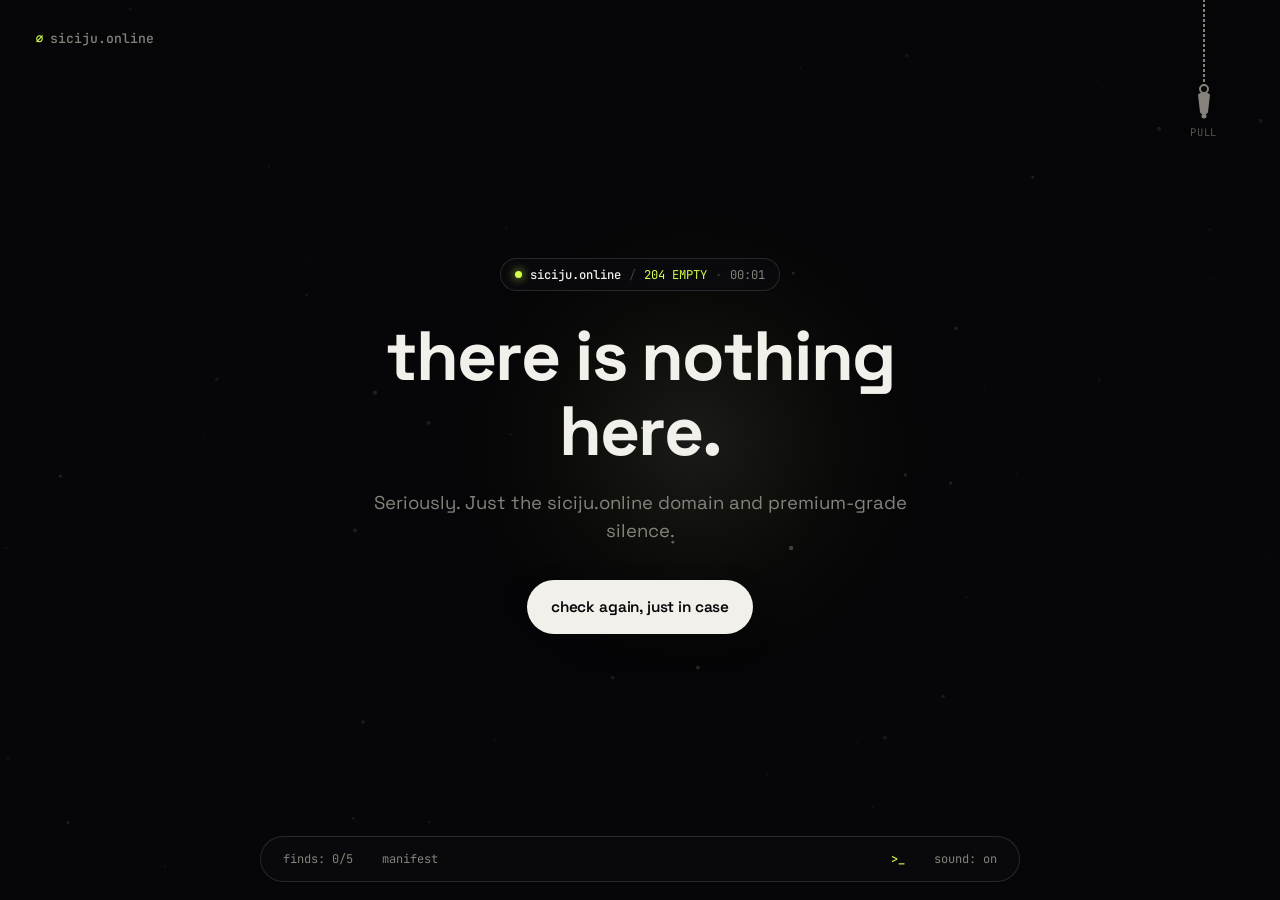
<file: index.html>
<!DOCTYPE html>
<html lang="en" data-theme="dark">
<head>
  <meta charset="UTF-8">
  <meta name="viewport" content="width=device-width, initial-scale=1.0">
  <title>siciju.online — there is nothing here</title>
  <meta name="description" content="Welcome to siciju.online. Real domain, zero content. Stop looking, it really is empty.">
  <meta name="theme-color" content="#060608">

  <!-- Open Graph -->
  <meta property="og:type" content="website">
  <meta property="og:url" content="https://siciju.online/">
  <meta property="og:title" content="siciju.online — genuinely nothing here">
  <meta property="og:description" content="A high-craft static page officially confirming the total absence of content at siciju.online.">

  <!-- Twitter -->
  <meta name="twitter:card" content="summary">
  <meta name="twitter:title" content="siciju.online — completely empty">
  <meta name="twitter:description" content="Paying annual domain rent just to say: there is nothing here.">

  <link rel="icon" type="image/svg+xml" href="favicon.svg">
  <link rel="preconnect" href="https://fonts.googleapis.com">
  <link rel="preconnect" href="https://fonts.gstatic.com" crossorigin>
  <link href="https://fonts.googleapis.com/css2?family=JetBrains+Mono:wght@400;500&family=Space+Grotesk:wght@400;500;700&display=swap" rel="stylesheet">
  <link rel="stylesheet" href="css/style.css">
</head>
<body>
  <!-- Background Canvas: spotlight, drifting dust, click ripples, zero-confetti -->
  <canvas id="void-canvas" aria-hidden="true"></canvas>

  <!-- Hidden Darkroom Whispers (revealed only by cursor/touch spotlight) -->
  <div id="whispers-layer" class="whispers-layer" aria-hidden="true">
    <span class="whisper whisper-1" data-i18n="whisper1">why are you still sweeping around?</span>
    <span class="whisper whisper-2" data-i18n="whisper2">nothing in this corner either</span>
    <span class="whisper whisper-3" data-i18n="whisper3">pull the cord top-right if it is dark</span>
    <span class="whisper whisper-4" data-i18n="whisper4">try clicking anywhere in the void</span>
    <span class="whisper whisper-5" data-i18n="whisper5">0 bytes of productivity located</span>
    <span class="whisper whisper-6" data-i18n="whisper6">press / to open the secret shell</span>
    <span class="whisper whisper-7" data-i18n="whisper7">seriously, go do something else</span>
  </div>

  <!-- Light Mode Architectural Gallery Overlay -->
  <div id="gallery-layer" class="gallery-layer" aria-hidden="true">
    <div class="crosshair crosshair-tl">+</div>
    <div class="crosshair crosshair-bl">+</div>
    <div id="ruler-top" class="gallery-ruler gallery-ruler-top">1440px × 900px of nothing</div>
    <div id="ruler-side" class="gallery-ruler gallery-ruler-side">gallery space: 100% void</div>
    <aside class="museum-placard">
      <div class="placard-tag" data-i18n="placardTag">WORK #000 · PERMANENT VOID COLLECTION</div>
      <h2 class="placard-title" data-i18n="placardTitle">"Nothingness (Untitled)"</h2>
      <p class="placard-meta" data-i18n="placardArtist">siciju.online, 2026</p>
      <p class="placard-desc" data-i18n="placardMedium">Empty pixels, static HTML, and awkward silence on browser canvas.</p>
      <p class="placard-val" data-i18n="placardValue">Estimated value: $0 (domain renewal fees not included)</p>
    </aside>
  </div>

  <!-- Top-Left Brand Mark -->
  <button id="brand-mark" class="brand-mark" type="button" title="siciju.online">
    <span class="brand-symbol" aria-hidden="true">∅</span>
    <span>siciju.online</span>
  </button>

  <!-- Top-Right Interactive Pull-Cord Lamp -->
  <div id="pull-cord-wrap" class="pull-cord-wrap">
    <button id="pull-cord-btn" class="pull-cord-btn" type="button" aria-label="Pull light cord" aria-pressed="false">
      <svg class="pull-cord-svg" width="44" height="128" viewBox="0 0 44 128" fill="none" aria-hidden="true">
        <line class="cord-line" x1="22" y1="0" x2="22" y2="92" stroke="currentColor" stroke-width="2" stroke-dasharray="3 2"/>
        <circle class="cord-collar" cx="22" cy="95" r="4" stroke="currentColor" stroke-width="2"/>
        <path class="cord-tassel" d="M16 101 C16 98, 28 98, 28 101 L26 118 C26 121, 18 121, 18 118 Z" fill="currentColor"/>
        <circle class="cord-tip" cx="22" cy="122" r="2.5" fill="currentColor"/>
      </svg>
      <span id="pull-cord-hint" class="pull-cord-hint">pull</span>
    </button>
  </div>

  <!-- Center Hero Stage -->
  <main class="stage" id="stage">
    <div class="status-pill">
      <span class="status-dot" aria-hidden="true"></span>
      <span class="status-domain">siciju.online</span>
      <span class="status-sep" aria-hidden="true">/</span>
      <span id="status-code" class="status-code">204 EMPTY</span>
      <span class="status-sep" aria-hidden="true">·</span>
      <span id="void-timer" class="void-timer" title="Time spent staring into the void">00:00</span>
    </div>

    <h1 id="headline" class="headline" aria-label="there is nothing here."></h1>

    <p id="narrator" class="narrator" aria-live="polite"></p>

    <div class="action-area">
      <button id="check-btn" class="btn-primary" type="button">
        <span id="check-btn-label">check again, just in case</span>
        <span id="click-badge" class="click-badge" hidden>0</span>
      </button>
      <button id="restore-gravity-btn" class="btn-ghost" type="button" hidden></button>
    </div>

    <!-- Fake Deep-Void Scan Panel -->
    <div id="scan-panel" class="scan-panel" hidden>
      <div class="scan-header">
        <span id="scan-status">scanning the void...</span>
        <span id="scan-pct" class="scan-pct">0%</span>
      </div>
      <div class="scan-bar" role="progressbar" aria-valuemin="0" aria-valuemax="100" aria-valuenow="0">
        <div id="scan-fill" class="scan-fill"></div>
      </div>
    </div>
  </main>

  <!-- Runaway Decoy Button -->
  <button id="runaway-btn" class="btn-runaway" type="button" hidden></button>

  <!-- Toast Notification -->
  <div id="toast" class="toast" role="status" aria-live="polite" hidden></div>

  <!-- Bottom Minimal HUD -->
  <footer class="hud-bar">
    <div class="hud-group">
      <button id="btn-achievements" class="hud-btn" type="button">
        <span id="ach-hud-label">finds</span>: <span id="ach-count">0</span>/5
      </button>
      <button id="btn-manifest" class="hud-btn" type="button">manifest</button>
    </div>
    <div class="hud-group">
      <a id="secret-play-link" class="hud-btn hud-btn-secret" href="/play/" hidden>backstage &nearr;</a>
      <button id="btn-terminal" class="hud-btn hud-btn-mono" type="button" title="Terminal (/)">&gt;_</button>
      <button id="btn-sound" class="hud-btn" type="button" aria-pressed="true">sound: on</button>
    </div>
  </footer>

  <!-- Void Manifest Modal -->
  <div id="modal-manifest" class="modal-backdrop" role="dialog" aria-modal="true" aria-labelledby="manifest-title" hidden>
    <div class="modal-card">
      <div class="modal-head">
        <div>
          <span class="modal-eyebrow" id="manifest-eyebrow">OFFICIAL INVENTORY</span>
          <h2 id="manifest-title" class="modal-title">Void Manifest</h2>
        </div>
        <button id="btn-close-manifest" class="modal-close" type="button" aria-label="Close">&times;</button>
      </div>
      <p id="manifest-subtitle" class="modal-subtitle"></p>
      <div id="manifest-rows" class="manifest-table"></div>
      <div class="modal-actions">
        <button id="btn-download-cert" class="btn-primary btn-sm" type="button"></button>
      </div>
    </div>
  </div>

  <!-- Discoveries / Achievements Modal -->
  <div id="modal-achievements" class="modal-backdrop" role="dialog" aria-modal="true" aria-labelledby="ach-title" hidden>
    <div class="modal-card">
      <div class="modal-head">
        <div>
          <span class="modal-eyebrow" id="ach-eyebrow">CURIOSITY LOG</span>
          <h2 id="ach-title" class="modal-title">Finds in the Void</h2>
        </div>
        <button id="btn-close-achievements" class="modal-close" type="button" aria-label="Close">&times;</button>
      </div>
      <p id="ach-subtitle" class="modal-subtitle"></p>
      <div class="ach-progress-track">
        <div id="ach-progress-fill" class="ach-progress-fill"></div>
      </div>
      <ul id="ach-list" class="ach-list"></ul>
      <div id="ach-complete-banner" class="ach-complete-banner" hidden>
        <p id="ach-complete-text"></p>
        <div class="ach-complete-actions">
          <button id="btn-download-cert-2" class="btn-primary btn-sm" type="button"></button>
          <a id="ach-play-link" class="btn-ghost btn-sm" href="/play/">step behind the curtain &rarr;</a>
        </div>
      </div>
    </div>
  </div>

  <!-- Interactive Mini-Terminal Drawer -->
  <section id="terminal-panel" class="terminal-panel" aria-label="siciju-sh terminal" hidden>
    <div class="terminal-header">
      <div class="terminal-title">
        <span class="terminal-dot" aria-hidden="true"></span>
        <span>siciju-sh — guest@siciju.online:/dev/null</span>
      </div>
      <button id="btn-close-terminal" class="modal-close terminal-close" type="button" aria-label="Close terminal">&times;</button>
    </div>
    <div id="terminal-output" class="terminal-output" tabindex="0"></div>
    <form id="terminal-form" class="terminal-form" autocomplete="off">
      <label class="terminal-prompt" for="terminal-input">guest@siciju.online:~$</label>
      <input id="terminal-input" class="terminal-input" type="text" autocomplete="off" spellcheck="false" placeholder="type help...">
    </form>
  </section>

  <script src="js/i18n.js" defer></script>
  <script src="js/sound.js" defer></script>
  <script src="js/canvas.js" defer></script>
  <script src="js/app.js" defer></script>
</body>
</html>
</file>
<file: css/style.css>
/* ==========================================================================
   siciju.online — Interactive Void
   Dark Void & Light Gallery Themes
   ========================================================================== */

:root {
  --font-sans: 'Space Grotesk', -apple-system, BlinkMacSystemFont, 'Segoe UI', sans-serif;
  --font-mono: 'JetBrains Mono', ui-monospace, SFMono-Regular, Menlo, monospace;

  --mx: 50vw;
  --my: 45vh;
  --cord-pull: 0px;

  --ease-out-expo: cubic-bezier(0.22, 1, 0.36, 1);
  --ease-spring: cubic-bezier(0.34, 1.56, 0.64, 1);

  /* Dark Void (Default) */
  --bg: #060608;
  --surface: rgba(16, 16, 20, 0.88);
  --surface-solid: #101015;
  --text: #f2f0ea;
  --text-muted: #85827b;
  --text-whisper: rgba(242, 240, 234, 0.52);
  --accent: #d4ff4d;
  --accent-ink: #090a07;
  --accent-soft: rgba(212, 255, 77, 0.12);
  --border: rgba(242, 240, 234, 0.13);
  --border-strong: rgba(242, 240, 234, 0.28);
  --hud-bg: rgba(12, 12, 16, 0.72);
  --shadow-card: 0 24px 64px rgba(0, 0, 0, 0.65);
}

[data-theme="light"] {
  --bg: #f4f1ea;
  --surface: rgba(255, 253, 248, 0.94);
  --surface-solid: #fffdf8;
  --text: #141413;
  --text-muted: #6b665d;
  --text-whisper: rgba(20, 20, 19, 0.35);
  --accent: #c84b31;
  --accent-ink: #fffdf8;
  --accent-soft: rgba(200, 75, 49, 0.1);
  --border: rgba(20, 20, 19, 0.14);
  --border-strong: rgba(20, 20, 19, 0.32);
  --hud-bg: rgba(244, 241, 234, 0.82);
  --shadow-card: 0 20px 50px rgba(20, 20, 19, 0.12);
}

*,
*::before,
*::after {
  box-sizing: border-box;
}

html,
body {
  height: 100%;
  margin: 0;
  padding: 0;
}

body {
  position: relative;
  min-height: 100dvh;
  overflow-x: hidden;
  background-color: var(--bg);
  color: var(--text);
  font-family: var(--font-sans);
  line-height: 1.5;
  -webkit-font-smoothing: antialiased;
  text-rendering: optimizeLegibility;
  transition:
    background-color 0.45s var(--ease-out-expo),
    color 0.45s var(--ease-out-expo),
    border-color 0.45s var(--ease-out-expo);
  user-select: none;
}

[data-theme="light"] body,
html[data-theme="light"] body {
  background-image:
    linear-gradient(to right, rgba(20, 20, 19, 0.045) 1px, transparent 1px),
    linear-gradient(to bottom, rgba(20, 20, 19, 0.045) 1px, transparent 1px);
  background-size: 48px 48px;
}

body.is-flickering {
  animation: lamp-flicker 0.32s steps(2, end) 2;
}

@keyframes lamp-flicker {
  0%, 100% { filter: brightness(1); }
  25% { filter: brightness(0.25); }
  50% { filter: brightness(1.3); }
  75% { filter: brightness(0.4); }
}

:focus-visible {
  outline: 2px solid var(--accent);
  outline-offset: 3px;
}

button {
  font: inherit;
  color: inherit;
  background: none;
  border: none;
  cursor: pointer;
}

[hidden] {
  display: none !important;
}

/* ==========================================================================
   Background Canvas
   ========================================================================== */

#void-canvas {
  position: fixed;
  inset: 0;
  width: 100%;
  height: 100%;
  pointer-events: none;
  z-index: 1;
}

/* ==========================================================================
   Darkroom Whispers (Revealed by Flashlight Mask)
   ========================================================================== */

.whispers-layer {
  position: fixed;
  inset: 0;
  pointer-events: none;
  z-index: 2;
  opacity: 1;
  transition: opacity 0.4s ease;
  -webkit-mask-image: radial-gradient(
    circle 230px at var(--mx) var(--my),
    rgba(0, 0, 0, 0.96) 0%,
    rgba(0, 0, 0, 0.42) 55%,
    transparent 100%
  );
  mask-image: radial-gradient(
    circle 230px at var(--mx) var(--my),
    rgba(0, 0, 0, 0.96) 0%,
    rgba(0, 0, 0, 0.42) 55%,
    transparent 100%
  );
}

[data-theme="light"] .whispers-layer {
  opacity: 0;
}

.whisper {
  position: absolute;
  font-family: var(--font-mono);
  font-size: clamp(0.72rem, 1vw, 0.85rem);
  letter-spacing: 0.03em;
  color: var(--text-whisper);
  max-width: 24ch;
  line-height: 1.4;
}

.whisper-1 { top: 14%; left: 7%; transform: rotate(-3deg); }
.whisper-2 { top: 18%; right: 16%; transform: rotate(2deg); text-align: right; }
.whisper-3 { top: 38%; right: 5%; transform: rotate(-1.5deg); text-align: right; }
.whisper-4 { top: 46%; left: 5%; transform: rotate(2.5deg); }
.whisper-5 { bottom: 19%; left: 9%; transform: rotate(-2deg); }
.whisper-6 { bottom: 22%; right: 8%; transform: rotate(1.5deg); text-align: right; }
.whisper-7 { top: 8%; left: 46%; transform: translateX(-50%) rotate(1deg); text-align: center; }

/* ==========================================================================
   Light Mode Gallery Layer & Museum Placard
   ========================================================================== */

.gallery-layer {
  position: fixed;
  inset: 0;
  pointer-events: none;
  z-index: 2;
  opacity: 0;
  transition: opacity 0.5s var(--ease-out-expo);
}

[data-theme="light"] .gallery-layer {
  opacity: 1;
}

.crosshair {
  position: absolute;
  font-family: var(--font-mono);
  font-size: 1rem;
  color: var(--text-muted);
  opacity: 0.55;
}

.crosshair-tl { top: 1.15rem; left: 1.25rem; display: none; }
.crosshair-bl { bottom: 4.5rem; left: 1.25rem; }

.gallery-ruler {
  position: absolute;
  font-family: var(--font-mono);
  font-size: 0.72rem;
  letter-spacing: 0.06em;
  text-transform: uppercase;
  color: var(--text-muted);
  opacity: 0.72;
}

.gallery-ruler-top {
  top: 1.55rem;
  left: 50%;
  transform: translateX(-50%);
}

.gallery-ruler-side {
  right: 1.5rem;
  bottom: 4.75rem;
}

.museum-placard {
  position: absolute;
  left: 1.5rem;
  bottom: 4.65rem;
  max-width: 270px;
  padding: 0.9rem 1.05rem;
  background: var(--surface);
  border: 1px solid var(--border);
  border-left: 3px solid var(--accent);
  box-shadow: 0 10px 28px rgba(20, 20, 19, 0.06);
}

.placard-tag {
  font-family: var(--font-mono);
  font-size: 0.65rem;
  letter-spacing: 0.08em;
  color: var(--accent);
  margin-bottom: 0.35rem;
}

.placard-title {
  margin: 0 0 0.2rem;
  font-size: 0.95rem;
  font-weight: 700;
}

.placard-meta {
  margin: 0 0 0.4rem;
  font-family: var(--font-mono);
  font-size: 0.74rem;
  color: var(--text-muted);
}

.placard-desc,
.placard-val {
  margin: 0;
  font-size: 0.76rem;
  color: var(--text-muted);
  line-height: 1.4;
}

.placard-val {
  margin-top: 0.35rem;
  font-family: var(--font-mono);
  font-size: 0.69rem;
  color: var(--text);
}

/* ==========================================================================
   Top Corner Brand & Pull-Cord Lamp
   ========================================================================== */

.brand-mark {
  position: fixed;
  top: 1.35rem;
  left: 1.5rem;
  z-index: 20;
  display: inline-flex;
  align-items: center;
  gap: 0.45rem;
  padding: 0.4rem 0.65rem;
  border-radius: 999px;
  font-family: var(--font-mono);
  font-size: 0.82rem;
  font-weight: 500;
  color: var(--text-muted);
  border: 1px solid transparent;
  transition: color 0.2s ease, border-color 0.2s ease, background-color 0.2s ease;
}

.brand-mark:hover {
  color: var(--text);
  border-color: var(--border);
  background: var(--hud-bg);
}

.brand-symbol {
  color: var(--accent);
  font-weight: 700;
}

.pull-cord-wrap {
  position: fixed;
  top: -6px;
  right: clamp(1rem, 4vw, 3rem);
  z-index: 25;
}

.pull-cord-btn {
  display: flex;
  flex-direction: column;
  align-items: center;
  padding: 0 0.4rem 0.4rem;
  color: var(--text-muted);
  transform-origin: top center;
  transform: translateY(var(--cord-pull));
  transition: transform 0.45s var(--ease-spring), color 0.25s ease;
  touch-action: none;
  animation: cord-sway 5.5s ease-in-out infinite;
}

.pull-cord-btn.is-dragging {
  animation: none;
  transition: color 0.15s ease;
}

.pull-cord-btn:hover,
.pull-cord-btn:focus-visible {
  color: var(--accent);
}

.pull-cord-svg {
  display: block;
  overflow: visible;
  filter: drop-shadow(0 4px 10px rgba(0, 0, 0, 0.25));
}

.pull-cord-hint {
  margin-top: 0.2rem;
  font-family: var(--font-mono);
  font-size: 0.66rem;
  letter-spacing: 0.08em;
  text-transform: uppercase;
  opacity: 0.65;
  transition: opacity 0.2s ease;
}

.pull-cord-btn:hover .pull-cord-hint {
  opacity: 1;
}

@keyframes cord-sway {
  0%, 100% { rotate: -1.3deg; }
  50% { rotate: 1.3deg; }
}

/* ==========================================================================
   Center Hero Stage
   ========================================================================== */

.stage {
  position: relative;
  z-index: 10;
  min-height: 100dvh;
  max-width: 780px;
  margin: 0 auto;
  padding: 5.5rem 1.5rem 6rem;
  display: flex;
  flex-direction: column;
  align-items: center;
  justify-content: center;
  text-align: center;
  pointer-events: none;
}

.stage > * {
  pointer-events: auto;
}

.status-pill {
  display: inline-flex;
  align-items: center;
  flex-wrap: wrap;
  justify-content: center;
  gap: 0.5rem;
  padding: 0.38rem 0.85rem;
  margin-bottom: 1.75rem;
  border-radius: 999px;
  border: 1px solid var(--border);
  background: var(--hud-bg);
  backdrop-filter: blur(10px);
  -webkit-backdrop-filter: blur(10px);
  font-family: var(--font-mono);
  font-size: 0.76rem;
  color: var(--text-muted);
}

.status-dot {
  width: 7px;
  height: 7px;
  border-radius: 50%;
  background: var(--accent);
  box-shadow: 0 0 10px var(--accent);
  animation: pulse-dot 2.4s ease-in-out infinite;
}

@keyframes pulse-dot {
  0%, 100% { opacity: 1; transform: scale(1); }
  50% { opacity: 0.4; transform: scale(0.82); }
}

.status-domain {
  color: var(--text);
  font-weight: 500;
}

.status-code {
  color: var(--accent);
}

.status-sep {
  opacity: 0.45;
}

.void-timer {
  font-variant-numeric: tabular-nums;
}

.headline {
  margin: 0 0 1.25rem;
  font-size: clamp(2.15rem, 6vw, 4.35rem);
  font-weight: 700;
  line-height: 1.08;
  letter-spacing: -0.03em;
  max-width: 15ch;
  user-select: text;
}

.headline .word {
  display: inline-block;
  white-space: nowrap;
}

.headline .char {
  display: inline-block;
  transition: transform 0.7s var(--ease-spring), opacity 0.45s ease;
  will-change: transform;
}

.headline.is-dropped .char {
  transform: translate(var(--drop-x, 0px), var(--drop-y, 120px)) rotate(var(--drop-rot, 0deg));
  opacity: 0.82;
}

.narrator {
  margin: 0 0 2.1rem;
  max-width: 50ch;
  min-height: 3.1em;
  font-size: clamp(0.98rem, 1.9vw, 1.16rem);
  color: var(--text-muted);
  transition: opacity 0.25s ease;
  user-select: text;
}

.action-area {
  display: flex;
  flex-wrap: wrap;
  align-items: center;
  justify-content: center;
  gap: 0.75rem;
}

.btn-primary {
  display: inline-flex;
  align-items: center;
  gap: 0.65rem;
  padding: 0.88rem 1.45rem;
  border-radius: 999px;
  background: var(--text);
  color: var(--bg);
  font-weight: 600;
  font-size: 0.96rem;
  letter-spacing: -0.01em;
  border: 1px solid transparent;
  box-shadow: 0 10px 28px rgba(0, 0, 0, 0.22);
  transition:
    transform 0.22s var(--ease-spring),
    background-color 0.22s ease,
    color 0.22s ease,
    box-shadow 0.22s ease;
}

.btn-primary:hover {
  transform: translateY(-2px);
  background: var(--accent);
  color: var(--accent-ink);
}

.btn-primary:active {
  transform: translateY(1px) scale(0.98);
}

.btn-primary.is-nudged {
  transform: translateX(6px);
}

.btn-sm {
  padding: 0.6rem 1.1rem;
  font-size: 0.84rem;
}

.click-badge {
  display: inline-flex;
  align-items: center;
  justify-content: center;
  min-width: 1.5rem;
  height: 1.5rem;
  padding: 0 0.42rem;
  border-radius: 999px;
  background: rgba(128, 128, 128, 0.22);
  font-family: var(--font-mono);
  font-size: 0.74rem;
  font-variant-numeric: tabular-nums;
}

.btn-ghost {
  padding: 0.82rem 1.25rem;
  border-radius: 999px;
  border: 1px solid var(--border-strong);
  background: var(--hud-bg);
  color: var(--text);
  font-family: var(--font-mono);
  font-size: 0.84rem;
  transition: border-color 0.2s ease, background-color 0.2s ease, transform 0.2s var(--ease-spring);
}

.btn-ghost:hover {
  border-color: var(--accent);
  color: var(--accent);
  transform: translateY(-1px);
}

/* ==========================================================================
   Fake Scan Panel
   ========================================================================== */

.scan-panel {
  width: min(360px, 100%);
  margin-top: 1.4rem;
  padding: 0.9rem 1.05rem;
  border-radius: 14px;
  border: 1px solid var(--border);
  background: var(--surface);
  backdrop-filter: blur(12px);
  -webkit-backdrop-filter: blur(12px);
  text-align: left;
  box-shadow: var(--shadow-card);
}

.scan-header {
  display: flex;
  justify-content: space-between;
  align-items: center;
  gap: 0.75rem;
  margin-bottom: 0.55rem;
  font-family: var(--font-mono);
  font-size: 0.76rem;
  color: var(--text-muted);
}

.scan-pct {
  color: var(--accent);
  font-weight: 500;
  font-variant-numeric: tabular-nums;
}

.scan-bar {
  width: 100%;
  height: 6px;
  border-radius: 999px;
  background: var(--border);
  overflow: hidden;
}

.scan-fill {
  width: 0%;
  height: 100%;
  border-radius: 999px;
  background: var(--accent);
  transition: width 0.08s linear;
}

/* ==========================================================================
   Runaway Decoy Button & Toast
   ========================================================================== */

.btn-runaway {
  position: fixed;
  z-index: 30;
  padding: 0.65rem 1.15rem;
  border-radius: 999px;
  background: var(--accent);
  color: var(--accent-ink);
  font-family: var(--font-mono);
  font-size: 0.8rem;
  font-weight: 500;
  box-shadow: 0 10px 28px rgba(0, 0, 0, 0.35);
  transition:
    left 0.28s var(--ease-out-expo),
    top 0.28s var(--ease-out-expo),
    transform 0.2s var(--ease-spring);
}

.btn-runaway:hover {
  transform: scale(1.04);
}

.toast {
  position: fixed;
  top: 4.25rem;
  left: 50%;
  transform: translateX(-50%);
  z-index: 60;
  max-width: min(90vw, 440px);
  padding: 0.65rem 1.1rem;
  border-radius: 999px;
  background: var(--surface-solid);
  color: var(--text);
  border: 1px solid var(--border-strong);
  font-family: var(--font-mono);
  font-size: 0.78rem;
  text-align: center;
  box-shadow: var(--shadow-card);
  animation: toast-in 0.28s var(--ease-spring);
}

@keyframes toast-in {
  from { opacity: 0; transform: translate(-50%, -10px) scale(0.96); }
  to { opacity: 1; transform: translate(-50%, 0) scale(1); }
}

/* ==========================================================================
   Bottom Minimal HUD
   ========================================================================== */

.hud-bar {
  position: fixed;
  bottom: 1.1rem;
  left: 50%;
  transform: translateX(-50%);
  z-index: 25;
  width: min(94vw, 760px);
  display: flex;
  justify-content: space-between;
  align-items: center;
  gap: 0.5rem;
  padding: 0.45rem 0.6rem;
  border-radius: 999px;
  border: 1px solid var(--border);
  background: var(--hud-bg);
  backdrop-filter: blur(14px);
  -webkit-backdrop-filter: blur(14px);
}

.hud-group {
  display: flex;
  align-items: center;
  gap: 0.35rem;
}

.hud-btn {
  padding: 0.38rem 0.75rem;
  border-radius: 999px;
  font-family: var(--font-mono);
  font-size: 0.75rem;
  color: var(--text-muted);
  transition: color 0.18s ease, background-color 0.18s ease;
  white-space: nowrap;
}

.hud-btn:hover,
.hud-btn[aria-expanded="true"] {
  color: var(--text);
  background: var(--accent-soft);
}

.hud-btn-mono {
  color: var(--accent);
  font-weight: 500;
}

.hud-btn-secret {
  color: var(--accent);
  border: 1px solid var(--accent);
  background: var(--accent-soft);
  text-decoration: none;
  font-weight: 500;
}

.hud-btn-secret:hover {
  background: var(--accent);
  color: var(--accent-ink);
}

/* ==========================================================================
   Modals (Manifest & Discoveries)
   ========================================================================== */

.modal-backdrop {
  position: fixed;
  inset: 0;
  z-index: 50;
  display: flex;
  align-items: center;
  justify-content: center;
  padding: 1.25rem;
  background: rgba(4, 4, 6, 0.7);
  backdrop-filter: blur(8px);
  -webkit-backdrop-filter: blur(8px);
}

.modal-card {
  width: min(520px, 100%);
  max-height: 85dvh;
  overflow-y: auto;
  padding: 1.5rem;
  border-radius: 18px;
  border: 1px solid var(--border-strong);
  background: var(--surface-solid);
  color: var(--text);
  box-shadow: var(--shadow-card);
  user-select: text;
}

.modal-head {
  display: flex;
  justify-content: space-between;
  align-items: flex-start;
  gap: 1rem;
  margin-bottom: 0.45rem;
}

.modal-eyebrow {
  display: block;
  font-family: var(--font-mono);
  font-size: 0.68rem;
  letter-spacing: 0.08em;
  color: var(--accent);
  margin-bottom: 0.2rem;
}

.modal-title {
  margin: 0;
  font-size: 1.35rem;
  font-weight: 700;
  letter-spacing: -0.02em;
}

.modal-close {
  width: 2rem;
  height: 2rem;
  border-radius: 50%;
  border: 1px solid var(--border);
  font-size: 1.2rem;
  line-height: 1;
  color: var(--text-muted);
  display: inline-flex;
  align-items: center;
  justify-content: center;
  flex-shrink: 0;
}

.modal-close:hover {
  color: var(--text);
  border-color: var(--border-strong);
}

.modal-subtitle {
  margin: 0 0 1.2rem;
  font-size: 0.88rem;
  color: var(--text-muted);
}

.manifest-table {
  border-top: 1px solid var(--border);
  margin-bottom: 1.25rem;
}

.manifest-row {
  display: flex;
  justify-content: space-between;
  align-items: baseline;
  gap: 1rem;
  padding: 0.65rem 0;
  border-bottom: 1px solid var(--border);
  font-size: 0.86rem;
}

.manifest-key {
  color: var(--text-muted);
}

.manifest-val {
  font-family: var(--font-mono);
  font-size: 0.82rem;
  color: var(--text);
  text-align: right;
}

.manifest-val.is-accent {
  color: var(--accent);
}

.modal-actions {
  display: flex;
  justify-content: flex-end;
  gap: 0.6rem;
}

.ach-progress-track {
  width: 100%;
  height: 5px;
  border-radius: 999px;
  background: var(--border);
  margin-bottom: 1rem;
  overflow: hidden;
}

.ach-progress-fill {
  width: 0%;
  height: 100%;
  background: var(--accent);
  transition: width 0.35s var(--ease-out-expo);
}

.ach-list {
  list-style: none;
  padding: 0;
  margin: 0;
  display: grid;
  gap: 0.65rem;
}

.ach-item {
  padding: 0.8rem 0.95rem;
  border-radius: 12px;
  border: 1px solid var(--border);
  background: rgba(128, 128, 128, 0.04);
  display: flex;
  align-items: flex-start;
  gap: 0.75rem;
}

.ach-item.is-unlocked {
  border-color: var(--accent);
  background: var(--accent-soft);
}

.ach-badge {
  font-family: var(--font-mono);
  font-size: 0.85rem;
  line-height: 1.3;
  color: var(--text-muted);
}

.ach-item.is-unlocked .ach-badge {
  color: var(--accent);
}

.ach-name {
  font-size: 0.9rem;
  font-weight: 700;
  margin-bottom: 0.15rem;
}

.ach-desc {
  font-size: 0.78rem;
  color: var(--text-muted);
}

.ach-complete-banner {
  margin-top: 1rem;
  padding: 0.95rem;
  border-radius: 12px;
  border: 1px dashed var(--accent);
  background: var(--accent-soft);
  text-align: center;
}

.ach-complete-banner p {
  margin: 0 0 0.7rem;
  font-size: 0.84rem;
}

.ach-complete-actions {
  display: flex;
  flex-wrap: wrap;
  justify-content: center;
  align-items: center;
  gap: 0.55rem;
}

.ach-complete-actions a {
  text-decoration: none;
}

/* ==========================================================================
   Mini-Terminal Drawer (siciju-sh)
   ========================================================================== */

.terminal-panel {
  position: fixed;
  bottom: 4.5rem;
  left: 50%;
  transform: translateX(-50%);
  z-index: 45;
  width: min(94vw, 660px);
  border-radius: 16px;
  border: 1px solid var(--border-strong);
  background: rgba(10, 10, 14, 0.96);
  color: #f2f0ea;
  box-shadow: 0 24px 70px rgba(0, 0, 0, 0.55);
  overflow: hidden;
  font-family: var(--font-mono);
  animation: drawer-up 0.25s var(--ease-out-expo);
  user-select: text;
}

@keyframes drawer-up {
  from { opacity: 0; transform: translate(-50%, 16px); }
  to { opacity: 1; transform: translate(-50%, 0); }
}

.terminal-header {
  display: flex;
  justify-content: space-between;
  align-items: center;
  padding: 0.6rem 0.9rem;
  background: rgba(255, 255, 255, 0.04);
  border-bottom: 1px solid rgba(255, 255, 255, 0.1);
  font-size: 0.74rem;
  color: #9e9a91;
}

.terminal-title {
  display: inline-flex;
  align-items: center;
  gap: 0.5rem;
}

.terminal-dot {
  width: 8px;
  height: 8px;
  border-radius: 50%;
  background: #d4ff4d;
}

.terminal-close {
  color: #9e9a91;
  border-color: rgba(255, 255, 255, 0.16);
  width: 1.65rem;
  height: 1.65rem;
  font-size: 1rem;
}

.terminal-output {
  height: 220px;
  overflow-y: auto;
  padding: 0.85rem 1rem 0.4rem;
  font-size: 0.8rem;
  line-height: 1.55;
}

.term-line {
  white-space: pre-wrap;
  word-break: break-word;
  margin-bottom: 0.35rem;
}

.term-line.is-cmd {
  color: #d4ff4d;
}

.term-line.is-muted {
  color: #8f8c84;
}

.terminal-form {
  display: flex;
  align-items: center;
  gap: 0.5rem;
  padding: 0.55rem 1rem 0.75rem;
  border-top: 1px solid rgba(255, 255, 255, 0.08);
}

.terminal-prompt {
  color: #d4ff4d;
  font-size: 0.78rem;
  flex-shrink: 0;
}

.terminal-input {
  width: 100%;
  background: transparent;
  border: none;
  outline: none;
  color: #f2f0ea;
  font-family: var(--font-mono);
  font-size: 0.8rem;
}

/* ==========================================================================
   Responsive & Reduced Motion
   ========================================================================== */

@media (max-width: 768px) {
  .museum-placard {
    display: none;
  }

  .gallery-ruler-top,
  .gallery-ruler-side {
    display: none;
  }
}

@media (max-width: 640px) {
  .brand-mark {
    top: 1rem;
    left: 0.9rem;
    font-size: 0.76rem;
  }

  .pull-cord-wrap {
    right: 0.75rem;
  }

  .whisper-2,
  .whisper-3,
  .whisper-7 {
    display: none;
  }

  .hud-bar {
    bottom: 0.75rem;
    padding: 0.38rem 0.45rem;
    border-radius: 16px;
  }

  .hud-btn {
    padding: 0.34rem 0.55rem;
    font-size: 0.7rem;
  }

  .terminal-prompt {
    display: none;
  }

  .terminal-form::before {
    content: "$";
    color: #d4ff4d;
    font-size: 0.82rem;
  }
}

@media (prefers-reduced-motion: reduce) {
  *,
  *::before,
  *::after {
    animation-duration: 0.01ms !important;
    animation-iteration-count: 1 !important;
    transition-duration: 0.01ms !important;
  }
}
</file>
